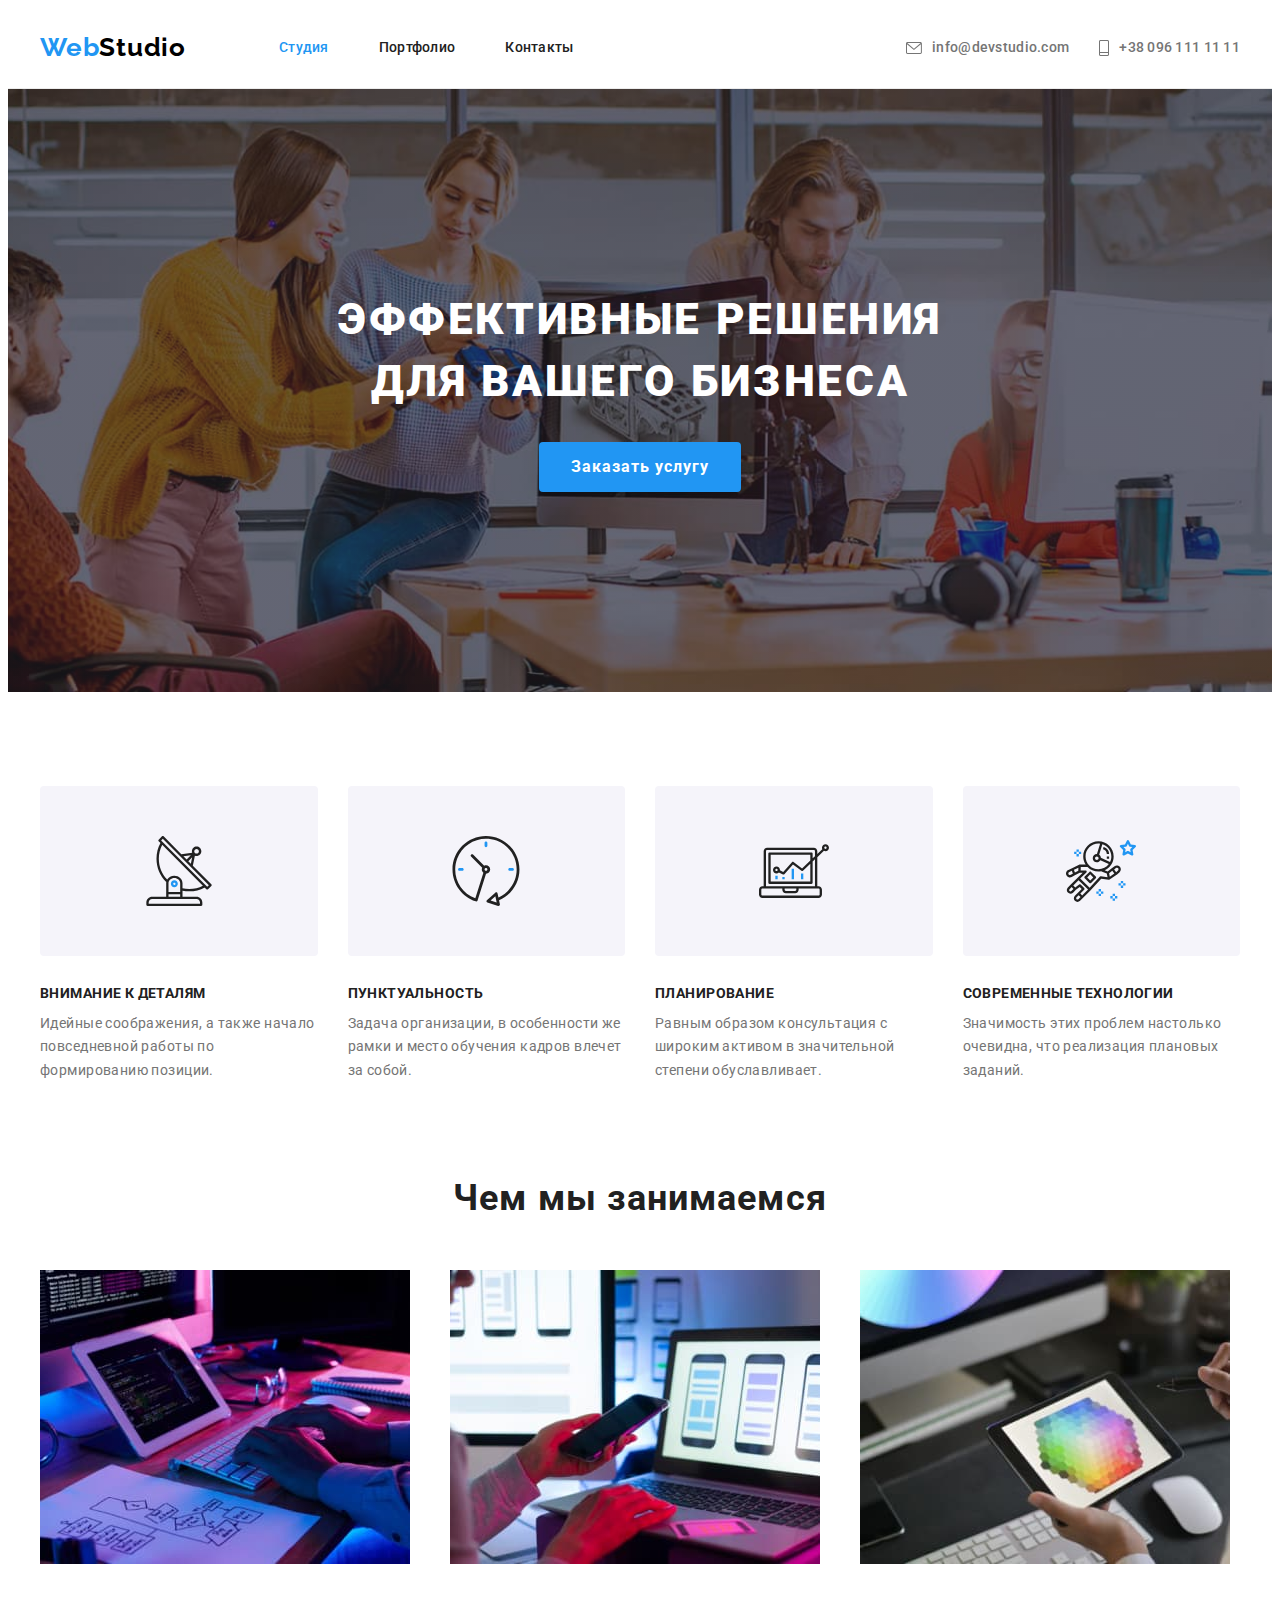
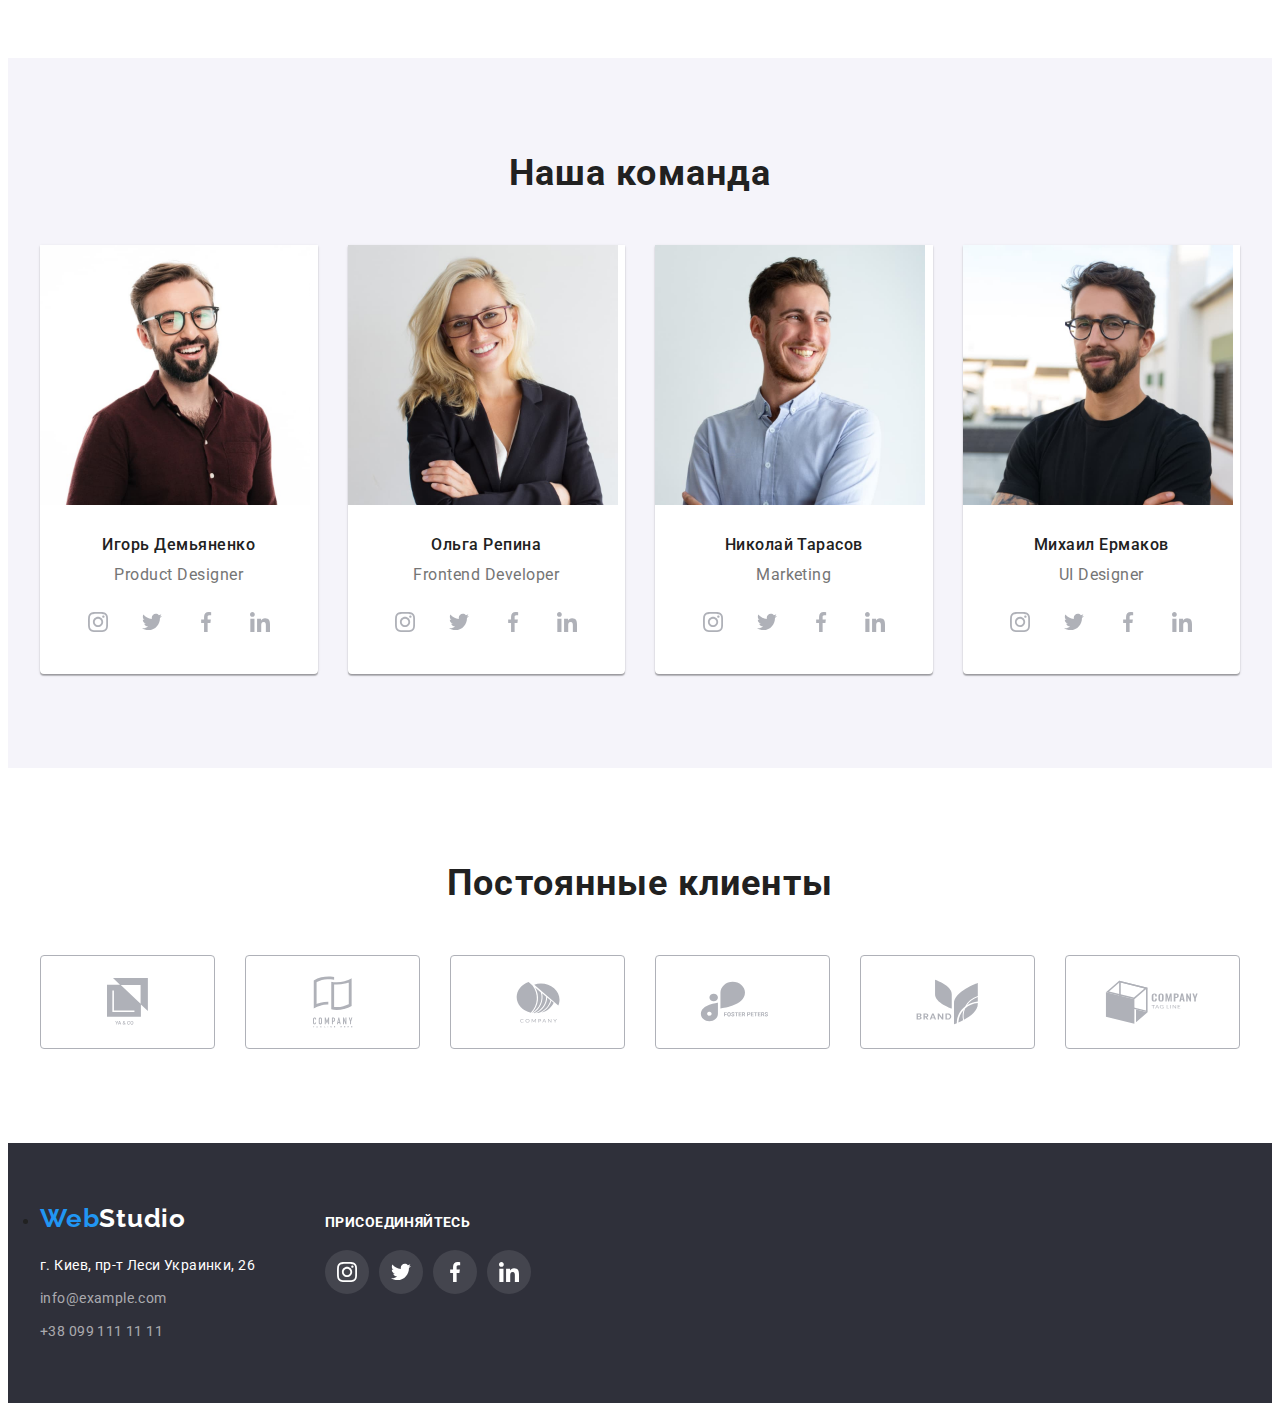
<file: index.html>
<!DOCTYPE html>
<html lang="ru">
  <head>
    <meta charset="UTF-8" />
    <meta http-equiv="X-UA-Compatible" content="IE=edge" />
    <meta name="viewport" content="width=device-width, initial-scale=1.0" />
    <link rel="preconnect" href="https://fonts.googleapis.com" />
    <link rel="preconnect" href="https://fonts.gstatic.com" crossorigin />
    <link
      href="https://fonts.googleapis.com/css2?family=Raleway:wght@700&family=Roboto:wght@400;500;700;900&display=swap"
      rel="stylesheet"
    />
    <title>Web Studio</title>
    <link
      rel="stylesheet"
      href="https://cdnjs.cloudflare.com/ajax/libs/modern-normalize/1.1.0/modern-normalize.min.css"
      integrity="sha512-wpPYUAdjBVSE4KJnH1VR1HeZfpl1ub8YT/NKx4PuQ5NmX2tKuGu6U/JRp5y+Y8XG2tV+wKQpNHVUX03MfMFn9Q=="
      crossorigin="anonymous"
      referrerpolicy="no-referrer"
    />
    <link rel="stylesheet" href="./css/reset.css" />
    <link rel="stylesheet" href="./css/styles.css" />
  </head>
  <body>
    <header class="header border">
      <div class="container">
        <nav class="header-nav">
          <a href="/" lang="en" class="header-logo"> <span class="logo-accent">Web</span>Studio</a>
          <ul class="nav-list list">
            <li class="nav-item"><a class="link active-page" href="/">Студия</a></li>
            <li class="nav-item"><a class="link" href="./portfolio.html">Портфолио</a></li>
            <li class="nav-item"><a class="link" href="#contacts">Контакты</a></li>
          </ul>
        </nav>
        <ul class="header-contacts">
          <li class="contacts-item">
            <a class="header-mail link" href="mailto:info@devstudio.com">
              <svg class="header-icon" width="16" height="12">
                <use href="./images/icons.svg#icon-envelope"></use>
              </svg>
              info@devstudio.com
            </a>
          </li>
          <li class="contacts-item">
            <a class="header-tel link" href="tel:+380961111111">
              <svg class="header-icon" width="10" height="16">
                <use href="./images/icons.svg#icon-phone"></use>
              </svg>
              +38 096 111 11 11
            </a>
          </li>
        </ul>
      </div>
    </header>
    <main>
      <!--Hero-->
      <section class="hero">
        <div class="hero-content">
          <h1 class="primary-title">Эффективные решения для вашего бизнеса</h1>
          <button type="button" class="order-button">Заказать услугу</button>
        </div>
      </section>
      <!--Benefits-->
      <section class="benefits">
        <div class="container">
          <h2 class="visually-hidden">Преимущества</h2>
          <ul class="benefits-list list">
            <li class="benefits-item">
              <div class="benefits-icon-box">
                <svg class="benefits-icon" width="70" height="70">
                  <use href="./images/icons.svg#icon-antenna"></use>
                </svg>
              </div>
              <h3 class="sub-title">Внимание к деталям</h3>
              <p class="text">
                Идейные соображения, а также начало повседневной работы по формированию позиции.
              </p>
            </li>
            <li class="benefits-item">
              <div class="benefits-icon-box">
                <svg class="benefits-icon" width="70" height="70">
                  <use href="./images/icons.svg#icon-clock"></use>
                </svg>
              </div>
              <h3 class="sub-title">Пунктуальность</h3>
              <p class="text">
                Задача организации, в особенности же рамки и место обучения кадров влечет за собой.
              </p>
            </li>
            <li class="benefits-item">
              <div class="benefits-icon-box">
                <svg class="benefits-icon" width="70" height="70">
                  <use href="./images/icons.svg#icon-laptop"></use>
                </svg>
              </div>
              <h3 class="sub-title">Планирование</h3>
              <p class="text">
                Равным образом консультация с широким активом в значительной степени обуславливает.
              </p>
            </li>
            <li class="benefits-item">
              <div class="benefits-icon-box">
                <svg class="benefits-icon" width="70" height="70">
                  <use href="./images/icons.svg#icon-astronaut"></use>
                </svg>
              </div>
              <h3 class="sub-title">Современные технологии</h3>
              <p class="text">
                Значимость этих проблем настолько очевидна, что реализация плановых заданий.
              </p>
            </li>
          </ul>
        </div>
      </section>
      <!--What we do-->
      <section class="works section">
        <div class="container">
          <h2 class="title">Чем мы занимаемся</h2>
          <ul class="works-list list">
            <li class="works-item">
              <img src="./images/do1.jpg" alt="Вэб-сайты.jpg" width="370" height="294" />
            </li>
            <li class="works-item">
              <img src="./images/do2.jpg" alt="Мобильные приложения.jpg" width="370" height="294" />
            </li>
            <li class="works-item">
              <img
                src="./images/do3.jpg"
                alt="Приложения для планшетов.jpg"
                width="370"
                height="294"
              />
            </li>
          </ul>
        </div>
      </section>
      <!--Team-->
      <section class="team section">
        <div class="container">
          <h2 class="title">Наша команда</h2>
          <ul class="team-list list">
            <li class="team-item">
              <img
                src="./images/team1-id.jpg"
                alt="Фото Игоря Демьяненко"
                width="270"
                height="260"
              />
              <div class="team-descr">
                <h3 class="team-name">Игорь Демьяненко</h3>
                <p class="team-text" lang="en">Product Designer</p>
                <ul class="team-soc-list list">
                  <li class="team-soc-item">
                    <a href="" class="team-soc-link link">
                      <svg class="team-soc-icon" width="20" height="20">
                        <use href="./images/icons.svg#icon-instagram"></use>
                      </svg>
                    </a>
                  </li>
                  <li class="team-soc-item">
                    <a href="" class="team-soc-link link">
                      <svg class="team-soc-icon" width="20" height="20">
                        <use href="./images/icons.svg#icon-twitter"></use>
                      </svg>
                    </a>
                  </li>
                  <li class="team-soc-item">
                    <a href="" class="team-soc-link link">
                      <svg class="team-soc-icon" width="20" height="20">
                        <use href="./images/icons.svg#icon-facebook"></use>
                      </svg>
                    </a>
                  </li>
                  <li class="team-soc-item">
                    <a href="" class="team-soc-link link">
                      <svg class="team-soc-icon" width="20" height="20">
                        <use href="./images/icons.svg#icon-linkedin"></use>
                      </svg>
                    </a>
                  </li>
                </ul>
              </div>
            </li>
            <li class="team-item">
              <img src="./images/team2-or.jpg" alt="Фото Ольги Репиной" width="270" height="260" />
              <div class="team-descr">
                <h3 class="team-name">Ольга Репина</h3>
                <p class="team-text" lang="en">Frontend Developer</p>
                <ul class="team-soc-list list">
                  <li class="team-soc-item">
                    <a href="" class="team-soc-link link">
                      <svg class="team-soc-icon" width="20" height="20">
                        <use href="./images/icons.svg#icon-instagram"></use>
                      </svg>
                    </a>
                  </li>
                  <li class="team-soc-item">
                    <a href="" class="team-soc-link link">
                      <svg class="team-soc-icon" width="20" height="20">
                        <use href="./images/icons.svg#icon-twitter"></use>
                      </svg>
                    </a>
                  </li>
                  <li class="team-soc-item">
                    <a href="" class="team-soc-link link">
                      <svg class="team-soc-icon" width="20" height="20">
                        <use href="./images/icons.svg#icon-facebook"></use>
                      </svg>
                    </a>
                  </li>
                  <li class="team-soc-item">
                    <a href="" class="team-soc-link link">
                      <svg class="team-soc-icon" width="20" height="20">
                        <use href="./images/icons.svg#icon-linkedin"></use>
                      </svg>
                    </a>
                  </li>
                </ul>
              </div>
            </li>
            <li class="team-item">
              <img
                src="./images/team3-nt.jpg"
                alt="Фото Николая Тарасова"
                width="270"
                height="260"
              />
              <div class="team-descr">
                <h3 class="team-name">Николай Тарасов</h3>
                <p class="team-text" lang="en">Marketing</p>
                <ul class="team-soc-list list">
                  <li class="team-soc-item">
                    <a href="" class="team-soc-link link">
                      <svg class="team-soc-icon" width="20" height="20">
                        <use href="./images/icons.svg#icon-instagram"></use>
                      </svg>
                    </a>
                  </li>
                  <li class="team-soc-item">
                    <a href="" class="team-soc-link link">
                      <svg class="team-soc-icon" width="20" height="20">
                        <use href="./images/icons.svg#icon-twitter"></use>
                      </svg>
                    </a>
                  </li>
                  <li class="team-soc-item">
                    <a href="" class="team-soc-link link">
                      <svg class="team-soc-icon" width="20" height="20">
                        <use href="./images/icons.svg#icon-facebook"></use>
                      </svg>
                    </a>
                  </li>
                  <li class="team-soc-item">
                    <a href="" class="team-soc-link link">
                      <svg class="team-soc-icon" width="20" height="20">
                        <use href="./images/icons.svg#icon-linkedin"></use>
                      </svg>
                    </a>
                  </li>
                </ul>
              </div>
            </li>
            <li class="team-item">
              <img
                src="./images/team4-me.jpg"
                alt="Фото Михаила Ермакова"
                width="270"
                height="260"
              />
              <div class="team-descr">
                <h3 class="team-name">Михаил Ермаков</h3>
                <p class="team-text" lang="en">UI Designer</p>
                <ul class="team-soc-list list">
                  <li class="team-soc-item">
                    <a href="" class="team-soc-link link">
                      <svg class="team-soc-icon" width="20" height="20">
                        <use href="./images/icons.svg#icon-instagram"></use>
                      </svg>
                    </a>
                  </li>
                  <li class="team-soc-item">
                    <a href="" class="team-soc-link link">
                      <svg class="team-soc-icon" width="20" height="20">
                        <use href="./images/icons.svg#icon-twitter"></use>
                      </svg>
                    </a>
                  </li>
                  <li class="team-soc-item">
                    <a href="" class="team-soc-link link">
                      <svg class="team-soc-icon" width="20" height="20">
                        <use href="./images/icons.svg#icon-facebook"></use>
                      </svg>
                    </a>
                  </li>
                  <li class="team-soc-item">
                    <a href="" class="team-soc-link link">
                      <svg class="team-soc-icon" width="20" height="20">
                        <use href="./images/icons.svg#icon-linkedin"></use>
                      </svg>
                    </a>
                  </li>
                </ul>
              </div>
            </li>
          </ul>
        </div>
      </section>
      <!--Clients-->
      <section class="clients section">
        <div class="container">
          <h2 class="title">Постоянные клиенты</h2>
          <ul class="clients-list list">
            <li class="client-item">
              <a href="" class="client-link link">
                <svg class="client-icon" width="41" height="47">
                  <use href="./images/icons.svg#icon-company1"></use>
                </svg>
              </a>
            </li>
            <li class="client-item">
              <a href="" class="client-link link">
                <svg class="client-icon" width="40" height="52">
                  <use href="./images/icons.svg#icon-company2"></use>
                </svg>
              </a>
            </li>
            <li class="client-item">
              <a href="" class="client-link link">
                <svg class="client-icon" width="44" height="42">
                  <use href="./images/icons.svg#icon-company3"></use>
                </svg>
              </a>
            </li>
            <li class="client-item">
              <a href="" class="client-link link">
                <svg class="client-icon" width="85" height="41">
                  <use href="./images/icons.svg#icon-company4"></use>
                </svg>
              </a>
            </li>
            <li class="client-item">
              <a href="" class="client-link link">
                <svg class="client-icon" width="63" height="46">
                  <use href="./images/icons.svg#icon-company5"></use>
                </svg>
              </a>
            </li>
            <li class="client-item">
              <a href="" class="client-link link">
                <svg class="client-icon" width="94" height="44">
                  <use href="./images/icons.svg#icon-company6"></use>
                </svg>
              </a>
            </li>
          </ul>
        </div>
      </section>
    </main>
    <!--Footer-->
    <footer class="footer">
      <div class="container">
        <ul class="footer-blocks">
          <li class="footer-contacts">
            <h2 class="visually-hidden">Контакты</h2>
            <address id="contacts">
              <a class="footer-logo link" href="/" lang="en">
                <span class="logo-accent">Web</span>Studio
              </a>
              <ul class="contacts-list list">
                <li class="footer-contacts-item">
                  <a
                    href="https://www.google.com/maps/place/%D0%B1%D1%83%D0%BB.+%D0%9B%D0%B5%D1%81%D0%B8+%D0%A3%D0%BA%D1%80%D0%B0%D0%B8%D0%BD%D0%BA%D0%B8,+26,+%D0%9A%D0%B8%D0%B5%D0%B2,+%D0%A3%D0%BA%D1%80%D0%B0%D0%B8%D0%BD%D0%B0,+02000/"
                    target="_blank"
                    class="address link"
                    >г. Киев, пр-т Леси Украинки, 26
                  </a>
                </li>
                <li class="footer-contacts-item">
                  <a href="mailto:info@example.com" class="footer-tel link">info@example.com</a>
                </li>
                <li class="footer-contacts-item">
                  <a href="tel:+380991111111" class="footer-tel link">+38 099 111 11 11</a>
                </li>
              </ul>
            </address>
          </li>
          <li class="footer-soc">
            <h3 class="footer-sub-title">Присоединяйтесь</h3>
            <ul class="footer-soc-list list">
              <li class="footer-soc-item">
                <a href="" class="footer-soc-link link">
                  <svg class="footer-soc-icon" width="20" height="20">
                    <use href="./images/icons.svg#icon-instagram"></use>
                  </svg>
                </a>
              </li>
              <li class="footer-soc-item">
                <a href="" class="footer-soc-link link">
                  <svg class="footer-soc-icon" width="20" height="20">
                    <use href="./images/icons.svg#icon-twitter"></use>
                  </svg>
                </a>
              </li>
              <li class="footer-soc-item">
                <a href="" class="footer-soc-link link">
                  <svg class="footer-soc-icon" width="20" height="20">
                    <use href="./images/icons.svg#icon-facebook"></use>
                  </svg>
                </a>
              </li>
              <li class="footer-soc-item">
                <a href="" class="footer-soc-link link">
                  <svg class="footer-soc-icon" width="20" height="20">
                    <use href="./images/icons.svg#icon-linkedin"></use>
                  </svg>
                </a>
              </li>
            </ul>
          </li>
        </ul>
      </div>
    </footer>
  </body>
</html>
</file>
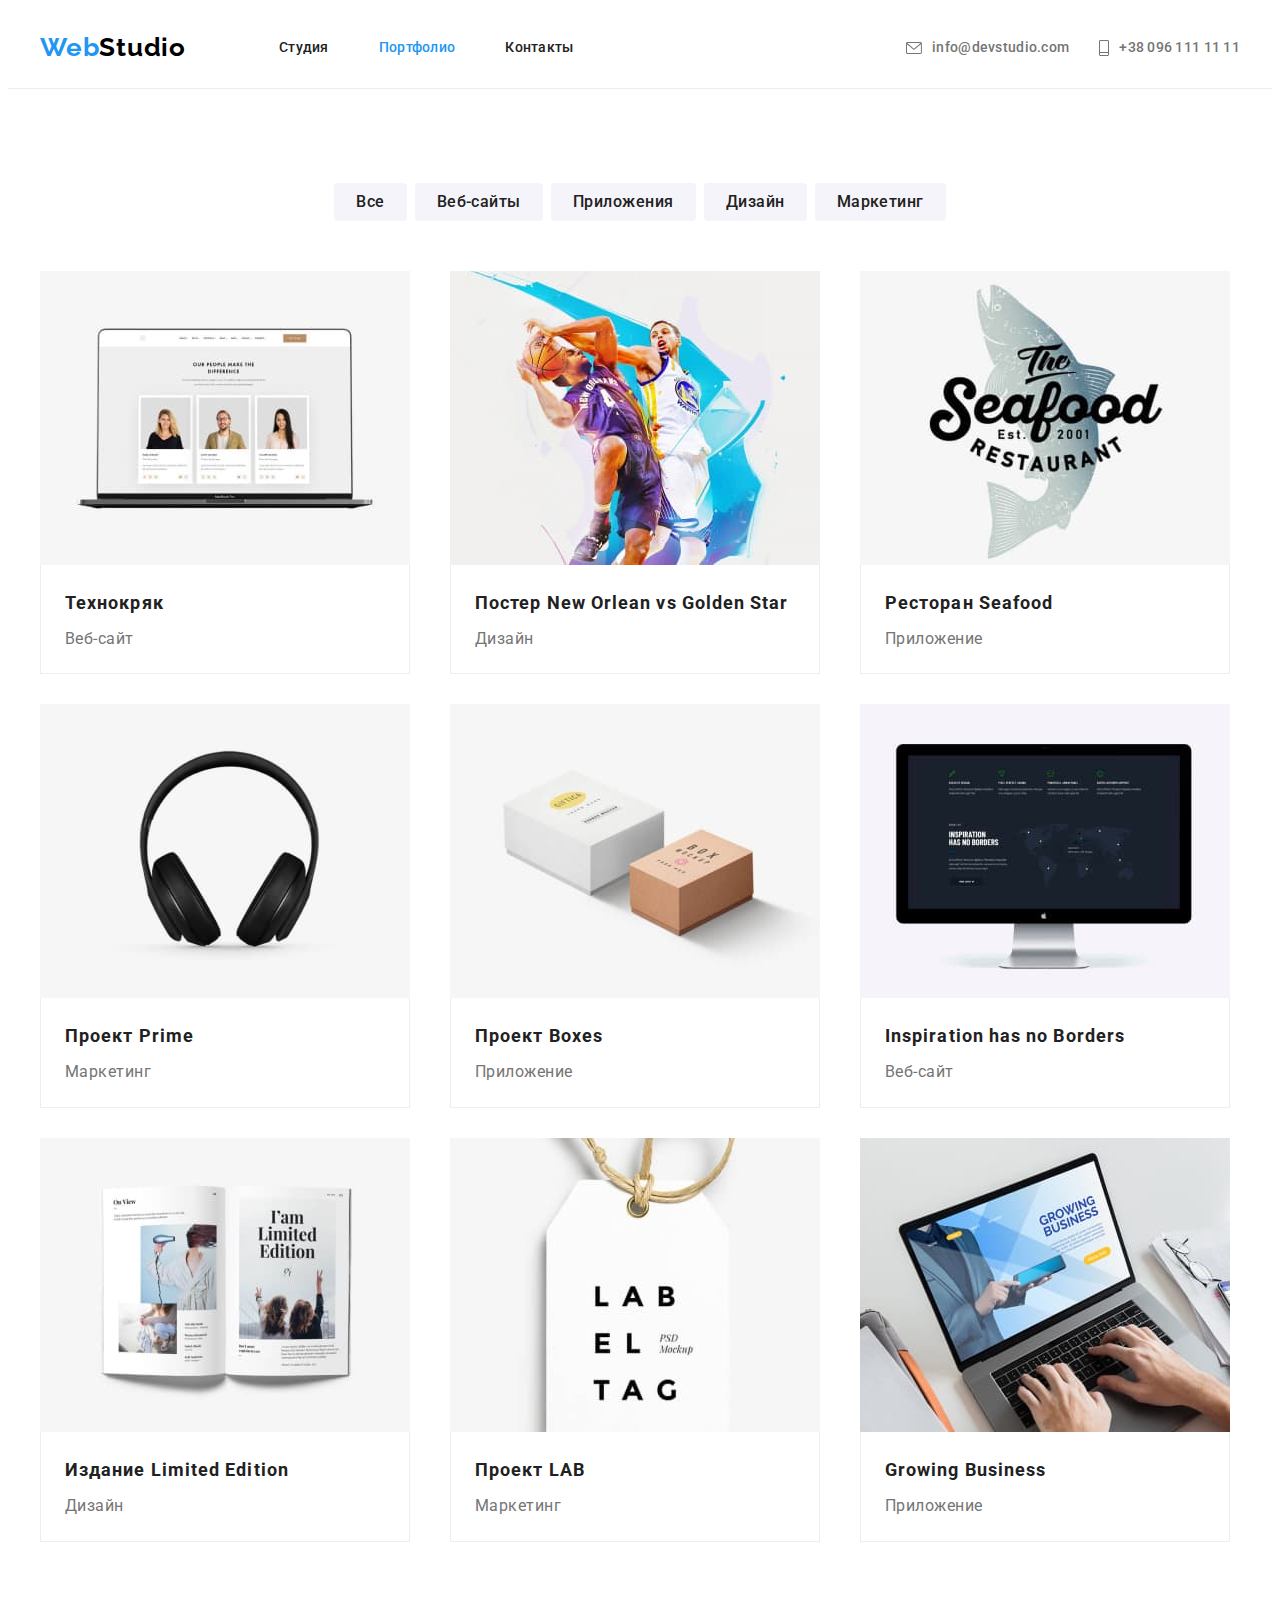
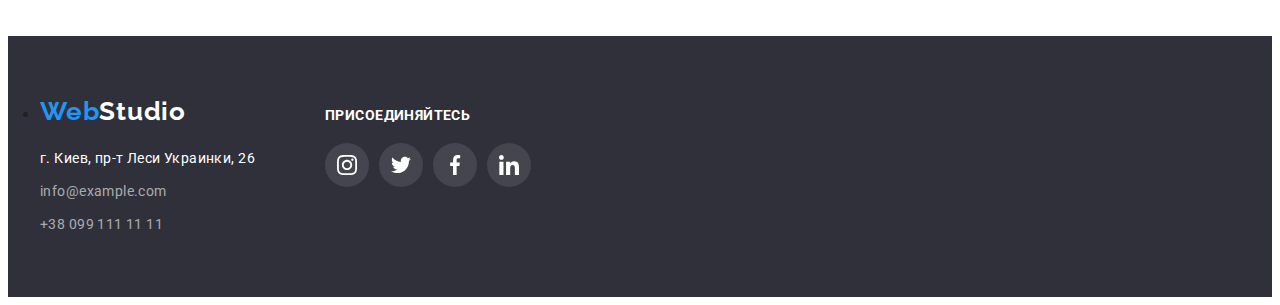
<file: portfolio.html>
<!DOCTYPE html>
<html lang="ru">
  <head>
    <meta charset="UTF-8" />
    <meta http-equiv="X-UA-Compatible" content="IE=edge" />
    <meta name="viewport" content="width=device-width, initial-scale=1.0" />
    <link rel="preconnect" href="https://fonts.googleapis.com" />
    <link rel="preconnect" href="https://fonts.gstatic.com" crossorigin />
    <link
      href="https://fonts.googleapis.com/css2?family=Raleway:wght@700&family=Roboto:wght@400;500;700;900&display=swap"
      rel="stylesheet"
    />
    <title>Portfolio</title>
    <link
      rel="stylesheet"
      href="https://cdnjs.cloudflare.com/ajax/libs/modern-normalize/1.1.0/modern-normalize.min.css"
      integrity="sha512-wpPYUAdjBVSE4KJnH1VR1HeZfpl1ub8YT/NKx4PuQ5NmX2tKuGu6U/JRp5y+Y8XG2tV+wKQpNHVUX03MfMFn9Q=="
      crossorigin="anonymous"
      referrerpolicy="no-referrer"
    />
    <link rel="stylesheet" href="./css/reset.css" />
    <link rel="stylesheet" href="./css/styles.css" />
  </head>
  <body>
    <header class="header border">
      <div class="container">
        <nav class="header-nav">
          <a href="/" lang="en" class="header-logo"> <span class="logo-accent">Web</span>Studio</a>
          <ul class="nav-list list">
            <li class="nav-item"><a class="link" href="./index.html">Студия</a></li>
            <li class="nav-item">
              <a class="link active-page" href="./portfolio.html">Портфолио</a>
            </li>
            <li class="nav-item"><a class="link" href="#contacts">Контакты</a></li>
          </ul>
        </nav>
        <ul class="header-contacts">
          <li class="contacts-item">
            <a class="header-mail link" href="mailto:info@devstudio.com">
              <svg class="header-icon" width="16" height="12">
                <use href="./images/icons.svg#icon-envelope"></use>
              </svg>
              info@devstudio.com
            </a>
          </li>
          <li class="contacts-item">
            <a class="header-tel link" href="tel:+380961111111">
              <svg class="header-icon" width="10" height="16">
                <use href="./images/icons.svg#icon-phone"></use>
              </svg>
              +38 096 111 11 11
            </a>
          </li>
        </ul>
      </div>
    </header>

    <main>
      <!--Filter-->
      <section class="portfolio section">
        <h1 class="visually-hidden">Портфолио работ</h1>
        <ul class="filter list">
          <li class="filter-item">
            <button type="button" class="filter-btn">Все</button>
          </li>
          <li class="filter-item">
            <button type="button" class="filter-btn">Веб-сайты</button>
          </li>
          <li class="filter-item">
            <button type="button" class="filter-btn">Приложения</button>
          </li>
          <li class="filter-item">
            <button type="button" class="filter-btn">Дизайн</button>
          </li>
          <li class="filter-item">
            <button type="button" class="filter-btn">Маркетинг</button>
          </li>
        </ul>
        <!--Portfolio-->
        <div class="container">
          <ul class="portfolio-list list">
            <li class="portfolio-item">
              <a href="" class="portfolio-link">
                <img
                  class="portfolio-img"
                  src="./images/portfolio1.jpg"
                  alt="Веб-сайт Технокряк.jpg"
                  width="370"
                  height="294"
                />
                <div class="portfolio-descr">
                  <h2 class="portfolio-header">Технокряк</h2>
                  <p class="portfolio-text">Веб-сайт</p>
                </div>
              </a>
            </li>
            <li class="portfolio-item">
              <a href="" class="portfolio-link">
                <img
                  src="./images/portfolio2.jpg"
                  alt="Постер New Orlean vs Golden Star.jpg"
                  width="370"
                  height="294"
                />
                <div class="portfolio-descr">
                  <h2 class="portfolio-header">
                    Постер <span lang="en">New Orlean vs Golden Star</span>
                  </h2>
                  <p class="portfolio-text">Дизайн</p>
                </div>
              </a>
            </li>
            <li class="portfolio-item">
              <a href="" class="portfolio-link">
                <img
                  src="./images/portfolio3.jpg"
                  alt="Приложение ресторана Seafood.jpg"
                  width="370"
                  height="294"
                />
                <div class="portfolio-descr">
                  <h2 class="portfolio-header">Ресторан <span lang="en">Seafood</span></h2>
                  <p class="portfolio-text">Приложение</p>
                </div>
              </a>
            </li>
            <li class="portfolio-item">
              <a href="" class="portfolio-link">
                <img
                  src="./images/portfolio4.jpg"
                  alt="Проект Prime.jpg"
                  width="370"
                  height="294"
                />
                <div class="portfolio-descr">
                  <h2 class="portfolio-header">Проект <span lang="en">Prime</span></h2>
                  <p class="portfolio-text">Маркетинг</p>
                </div>
              </a>
            </li>
            <li class="portfolio-item">
              <a href="" class="portfolio-link">
                <img
                  src="./images/portfolio5.jpg"
                  alt="Приложение проекта Boxes.jpg"
                  width="370"
                  height="294"
                />
                <div class="portfolio-descr">
                  <h2 class="portfolio-header">Проект <span lang="en">Boxes</span></h2>
                  <p class="portfolio-text">Приложение</p>
                </div>
              </a>
            </li>
            <li class="portfolio-item">
              <a href="" class="portfolio-link">
                <img
                  src="./images/portfolio6.jpg"
                  alt="Веб-сайт Inspiration has no Borders.jpg"
                  width="370"
                  height="294"
                />
                <div class="portfolio-descr">
                  <h2 lang="en" class="portfolio-header">Inspiration has no Borders</h2>
                  <p class="portfolio-text">Веб-сайт</p>
                </div>
              </a>
            </li>
            <li class="portfolio-item">
              <a href="" class="portfolio-link">
                <img
                  src="./images/portfolio7.jpg"
                  alt="Дизайн издания Limited Edition.jpg"
                  width="370"
                  height="294"
                />
                <div class="portfolio-descr">
                  <h2 class="portfolio-header">Издание <span lang="en">Limited Edition</span></h2>
                  <p class="portfolio-text">Дизайн</p>
                </div>
              </a>
            </li>
            <li class="portfolio-item">
              <a href="" class="portfolio-link">
                <img src="./images/portfolio8.jpg" alt="Проект LAB.jpg" width="370" height="294" />
                <div class="portfolio-descr">
                  <h2 class="portfolio-header">Проект <span lang="en">LAB</span></h2>
                  <p class="portfolio-text">Маркетинг</p>
                </div>
              </a>
            </li>
            <li class="portfolio-item">
              <a href="" class="portfolio-link">
                <img
                  src="./images/portfolio9.jpg"
                  alt="Приложение Growing Business.jpg"
                  width="370"
                  height="294"
                />
                <div class="portfolio-descr">
                  <h2 lang="en" class="portfolio-header">Growing Business</h2>
                  <p class="portfolio-text">Приложение</p>
                </div>
              </a>
            </li>
          </ul>
        </div>
      </section>
    </main>

    <footer class="footer">
      <div class="container">
        <ul class="footer-blocks">
          <li class="footer-contacts">
            <h2 class="visually-hidden">Контакты</h2>
            <address id="contacts">
              <a class="footer-logo link" href="/" lang="en">
                <span class="logo-accent">Web</span>Studio
              </a>
              <ul class="contacts-list list">
                <li class="footer-contacts-item">
                  <a
                    href="https://www.google.com/maps/place/%D0%B1%D1%83%D0%BB.+%D0%9B%D0%B5%D1%81%D0%B8+%D0%A3%D0%BA%D1%80%D0%B0%D0%B8%D0%BD%D0%BA%D0%B8,+26,+%D0%9A%D0%B8%D0%B5%D0%B2,+%D0%A3%D0%BA%D1%80%D0%B0%D0%B8%D0%BD%D0%B0,+02000/"
                    target="_blank"
                    class="address link"
                    >г. Киев, пр-т Леси Украинки, 26
                  </a>
                </li>
                <li class="footer-contacts-item">
                  <a href="mailto:info@example.com" class="footer-tel link">info@example.com</a>
                </li>
                <li class="footer-contacts-item">
                  <a href="tel:+380991111111" class="footer-tel link">+38 099 111 11 11</a>
                </li>
              </ul>
            </address>
          </li>
          <li class="footer-soc">
            <h3 class="footer-sub-title">Присоединяйтесь</h3>
            <ul class="footer-soc-list list">
              <li class="footer-soc-item">
                <a href="" class="footer-soc-link link">
                  <svg class="footer-soc-icon" width="20" height="20">
                    <use href="./images/icons.svg#icon-instagram"></use>
                  </svg>
                </a>
              </li>
              <li class="footer-soc-item">
                <a href="" class="footer-soc-link link">
                  <svg class="footer-soc-icon" width="20" height="20">
                    <use href="./images/icons.svg#icon-twitter"></use>
                  </svg>
                </a>
              </li>
              <li class="footer-soc-item">
                <a href="" class="footer-soc-link link">
                  <svg class="footer-soc-icon" width="20" height="20">
                    <use href="./images/icons.svg#icon-facebook"></use>
                  </svg>
                </a>
              </li>
              <li class="footer-soc-item">
                <a href="" class="footer-soc-link link">
                  <svg class="footer-soc-icon" width="20" height="20">
                    <use href="./images/icons.svg#icon-linkedin"></use>
                  </svg>
                </a>
              </li>
            </ul>
          </li>
        </ul>
      </div>
    </footer>
  </body>
</html>
</file>
<file: css/styles.css>
/*Primary text color #212121 */
/*Secondary text color #757575 */
/*background color #FFFFFF */
/*accent color #2196F3 */
/*secondary background color #F5F4FA*/

:root {
  --primary-text-color: #212121;
  --text-color: #757575;
  --accent-color: #2196f3;
  --primary-white-color: #ffffff;
}

body {
  font-family: 'Roboto', Verdana, sans-serif;
  background-color: var(--primary-white-color);
  color: var(--primary-text-color);
}

img {
  display: block;
  max-width: 100%;
}

.visually-hidden {
  position: absolute;
  width: 1px;
  height: 1px;
  margin: -1px;
  border: 0;
  padding: 0;
  white-space: nowrap;
  clip-path: inset(100%);
  clip: rect(0 0 0 0);
  overflow: hidden;
}

.container {
  width: 1200px;
  padding: 0 15px;
  margin: 0 auto;
  /*outline: 1px solid tomato;*/
}

.section {
  padding: 94px 0px;
}

/*Site navigation*/

.list,
.header-contacts {
  list-style: none;
}

.link {
  text-decoration: none;
  color: var(--primary-text-color);
}

.link:hover,
.link:focus {
  color: var(--accent-color);
}

.header-logo {
  color: #000000;

  font-family: 'Raleway', Verdana, sans-serif;
  font-weight: 700;
  font-size: 26px;
  line-height: 1.2;
  letter-spacing: 0.03em;
  text-decoration: none;

  margin-right: 93px;
}

.logo-accent {
  color: var(--accent-color);

  font-family: 'Raleway', Verdana, sans-serif;
  font-weight: 700;
  font-size: 26px;
  line-height: 1.2;
  letter-spacing: 0.03em;
}

.header-nav {
  color: var(--primary-text-color);

  font-weight: 500;
  font-size: 14px;
  line-height: 1.1;
  letter-spacing: 0.02em;

  display: flex;
  align-items: center;
}

.nav-list {
  display: flex;
}

.nav-item,
.contacts-item {
  display: block;
  padding-top: 32px;
  padding-bottom: 32px;
}

.nav-item:not(:last-child) {
  margin-right: 50px;
}

.header-contacts {
  color: var(--text-color);

  font-weight: 500;
  font-size: 14px;
  line-height: 1.1;
  letter-spacing: 0.02em;

  display: flex;
  margin-left: auto;
  align-items: center;
}

.header-mail,
.header-tel {
  color: var(--text-color);
  display: flex;
  align-items: center;
  width: 100%;
  height: 100%;
}

.header-icon {
  margin-right: 10px;
  fill: currentColor;
}

.header-mail:hover,
.header-mail:focus {
  color: var(--accent-color);
}

.contacts-item:not(:last-child) {
  margin-right: 30px;
}

.header .container {
  display: flex;
  align-items: center;
}

.active-page {
  color: var(--accent-color);
}

.border {
  border-bottom: 1px solid #ececec;
}

/*Hero*/

.hero {
  text-align: center;
}

.hero-content {
  background-color: #2f303a;
  background-image: linear-gradient(rgba(47, 48, 58, 0.4), rgba(47, 48, 58, 0.4)),
    url(../images/hero.jpg);
  background-repeat: no-repeat;
  background-position: center;
  background-size: cover;

  max-width: 1600px;
  padding: 200px 0;
  margin: 0 auto;
}

.primary-title {
  color: var(--primary-white-color);

  font-weight: 900;
  font-size: 44px;
  line-height: 1.4;
  letter-spacing: 0.06em;
  text-transform: uppercase;

  max-width: 696px;
  margin: 0 auto;
  margin-bottom: 30px;
}

.order-button {
  color: var(--primary-white-color);
  background: var(--accent-color);
  box-shadow: 0px 4px 4px rgba(0, 0, 0, 0.15);

  font-family: 'Roboto', Verdana, sans-serif;
  font-weight: 700;
  font-size: 16px;
  line-height: 1.8;
  letter-spacing: 0.06em;
  cursor: pointer;

  display: inline-block;
  min-width: 200px;
  min-height: 50px;
  padding: 10px 32px;
  border: none;
  border-radius: 4px;
}

.order-button:hover,
.order-button:focus {
  background: #188ce8;
}

/*Benefits*/

.benefits {
  padding-top: 94px;
}

.benefits-list {
  display: flex;
}

.benefits-item {
  flex-basis: calc((100% - 90px) / 4);
}

.benefits-item:not(:last-child) {
  margin-right: 30px;
}

/*.benefits-item::before {
  content: '';
  display: block;
  height: 120px;
  margin-bottom: 30px;
  background-color: #f5f4fa;
  background-repeat: no-repeat;
  background-position: center;
  border-radius: 4px;
}

.benefits-item:nth-child(1)::before {
  background-image: url(../images/antenna\ 1.svg);
}

.benefits-item:nth-child(2)::before {
  background-image: url(../images/clock\ 1.svg);
}

.benefits-item:nth-child(3)::before {
  background-image: url(../images/laptop1.svg);
}

.benefits-item:nth-child(4)::before {
  background-image: url(../images/astronaut\ 1.svg);
}*/

.benefits-icon-box {
  background-color: #f5f4fa;

  display: flex;
  align-items: center;
  justify-content: center;
  height: 120px;
  border-radius: 4px;
  margin-bottom: 30px;
  padding: 25px 100px;
}

.sub-title {
  font-weight: 700;
  font-size: 14px;
  line-height: 1.1;
  letter-spacing: 0.03em;
  text-transform: uppercase;

  margin-bottom: 10px;
}

.text {
  color: var(--text-color);

  font-size: 14px;
  line-height: 1.7;
  letter-spacing: 0.03em;
}

/*What we do*/

.title {
  font-weight: 700;
  font-size: 36px;
  line-height: 1.2;
  letter-spacing: 0.03em;
  text-align: center;

  margin: 0 auto 50px;
}

.works-list {
  display: flex;
  flex-wrap: wrap;
  gap: 30px;
  padding: 0px;
}

.works-item {
  flex-basis: calc((100% - 60px) / 3);
}

/*Team*/

.team {
  background-color: #f5f4fa;

  display: flex;
}

.team-list {
  display: flex;
  flex-wrap: wrap;
  gap: 30px;
  padding: 0px;
}

.team-item {
  background: #ffffff;

  text-align: center;

  border: none;
  border-radius: 0px 0px 4px 4px;
  box-shadow: 0px 1px 3px rgba(0, 0, 0, 0.12), 0px 1px 1px rgba(0, 0, 0, 0.14),
    0px 2px 1px rgba(0, 0, 0, 0.2);

  flex-basis: calc((100% - 90px) / 4);
}

.team-descr {
  padding: 30px 0px;
}

.team-name {
  font-weight: 500;
  font-size: 16px;
  line-height: 1.2;
  letter-spacing: 0.03em;

  margin-bottom: 10px;
}

.team-text {
  color: var(--text-color);

  font-size: 16px;
  line-height: 1.2;
  letter-spacing: 0.03em;
  margin-bottom: 16px;
}

.team-soc-list {
  display: flex;
  justify-content: center;
}

.team-soc-item {
  margin-right: 10px;
}

.team-soc-item:last-child {
  margin-right: 0px;
}

.team-soc-link {
  display: flex;
  align-items: center;
  justify-content: center;
  width: 44px;
  height: 44px;
  border-radius: 50%;
  color: #afb1b8;
}

.team-soc-link:hover,
.team-soc-link:focus {
  background-color: var(--accent-color);
  color: var(--primary-white-color);
}

/*.team-soc-link:hover .team-soc-icon,
.team-soc-link:focus .team-soc-icon {
  fill: var(--primary-white-color);
}*/

.team-soc-icon {
  fill: currentColor;
}

/*Clients*/

.clients-list {
  display: flex;
  flex-wrap: wrap;
  justify-content: center;
  gap: 30px;
}

.client-item {
  box-sizing: border-box;
  display: flex;
  flex-basis: calc((100% - 150px) / 6);
}

.client-link {
  display: flex;
  align-items: center;
  justify-content: center;
  width: 100%;
  height: 92px;
  color: #afb1b8;
  border: 1px solid #afb1b8;
  border-radius: 4px;
}

.client-link:hover,
.client-link:focus {
  color: var(--accent-color);
  border: 1px solid var(--accent-color);
}

.client-icon {
  fill: currentColor;
}

/*Footer*/

.footer {
  background-color: #2f303a;
  padding: 60px 0;
}

.footer-blocks {
  display: flex;
  align-items: baseline;
}

.footer-logo,
.address,
.footer-tel {
  text-decoration: none;
  font-style: normal;
}

.footer-logo {
  color: var(--primary-white-color);

  font-family: 'Raleway', Verdana, sans-serif;
  font-weight: 700;
  font-size: 26px;
  line-height: 1.2;
  letter-spacing: 0.03em;

  display: block;
  margin-bottom: 20px;
}

.address,
.footer-tel {
  color: var(--primary-white-color);

  font-size: 14px;
  line-height: 1.7;
  letter-spacing: 0.03em;
}

.footer-tel {
  color: rgba(255, 255, 255, 0.6);
}

.footer-contacts-item:not(:last-child) {
  margin-bottom: 9px;
}

.footer-soc {
  display: block;
  margin-left: 70px;
}

.footer-sub-title {
  color: var(--primary-white-color);

  font-weight: 700;
  font-size: 14px;
  line-height: 1.1;
  letter-spacing: 0.03em;
  text-transform: uppercase;

  margin-bottom: 20px;
}

.footer-soc-list {
  display: flex;
}

.footer-soc-item {
  width: 44px;
  height: 44px;
  margin-right: 10px;
}

.footer-soc-item:last-child {
  margin-right: 0px;
}

.footer-soc-link {
  display: flex;
  align-items: center;
  justify-content: center;
  width: 100%;
  height: 100%;
  border-radius: 50%;
  background: rgba(255, 255, 255, 0.1);
}

.footer-soc-link:hover,
.footer-soc-link:focus {
  background: var(--accent-color);
}

.footer-soc-icon {
  fill: var(--primary-white-color);
}

/*--------------------------PORTFOLIO PAGE--------------------------*/

/*Filter*/

.filter {
  display: flex;
  justify-content: center;
  margin-bottom: 50px;
}

.filter-btn {
  color: var(--primary-text-color);
  background: #f5f4fa;

  font-family: 'Roboto', Verdana, sans-serif;
  font-weight: 500;
  font-size: 16px;
  line-height: 1.6;
  letter-spacing: 0.03em;
  text-align: center;

  display: inline-block;
  padding: 6px 22px;
  border: none;
  border-radius: 4px;
}

.filter-item:not(:last-child) {
  margin-right: 8px;
}

.filter-btn:hover,
.filter-btn:focus {
  color: var(--primary-white-color);
  background: var(--accent-color);
  box-shadow: 0px 3px 1px rgba(0, 0, 0, 0.1), 0px 1px 2px rgba(0, 0, 0, 0.08),
    0px 2px 2px rgba(0, 0, 0, 0.12);
  cursor: pointer;
}

/*Portfolio*/

.portfolio-list {
  display: flex;
  flex-wrap: wrap;
  gap: 30px;
}

.portfolio-item {
  background: #ffffff;

  box-sizing: border-box;
  display: flex;
  flex-basis: calc((100% - 60px) / 3);
}

.portfolio-link {
  text-decoration: none;
  font-style: normal;
}

.portfolio-link:hover,
.portfolio-link:focus {
  box-shadow: 0px 1px 1px rgba(0, 0, 0, 0.12), 0px 4px 4px rgba(0, 0, 0, 0.06),
    1px 4px 6px rgba(0, 0, 0, 0.16);
}

.portfolio-descr {
  border: 1px solid #eeeeee;
  border-top: none;
  padding: 20px 24px;
}

.portfolio-header {
  color: var(--primary-text-color);

  font-size: 18px;
  line-height: 2;
  letter-spacing: 0.06em;

  margin-bottom: 4px;
}

.portfolio-text {
  color: var(--text-color);

  font-size: 16px;
  line-height: 1.8;
  letter-spacing: 0.03em;
}
</file>
